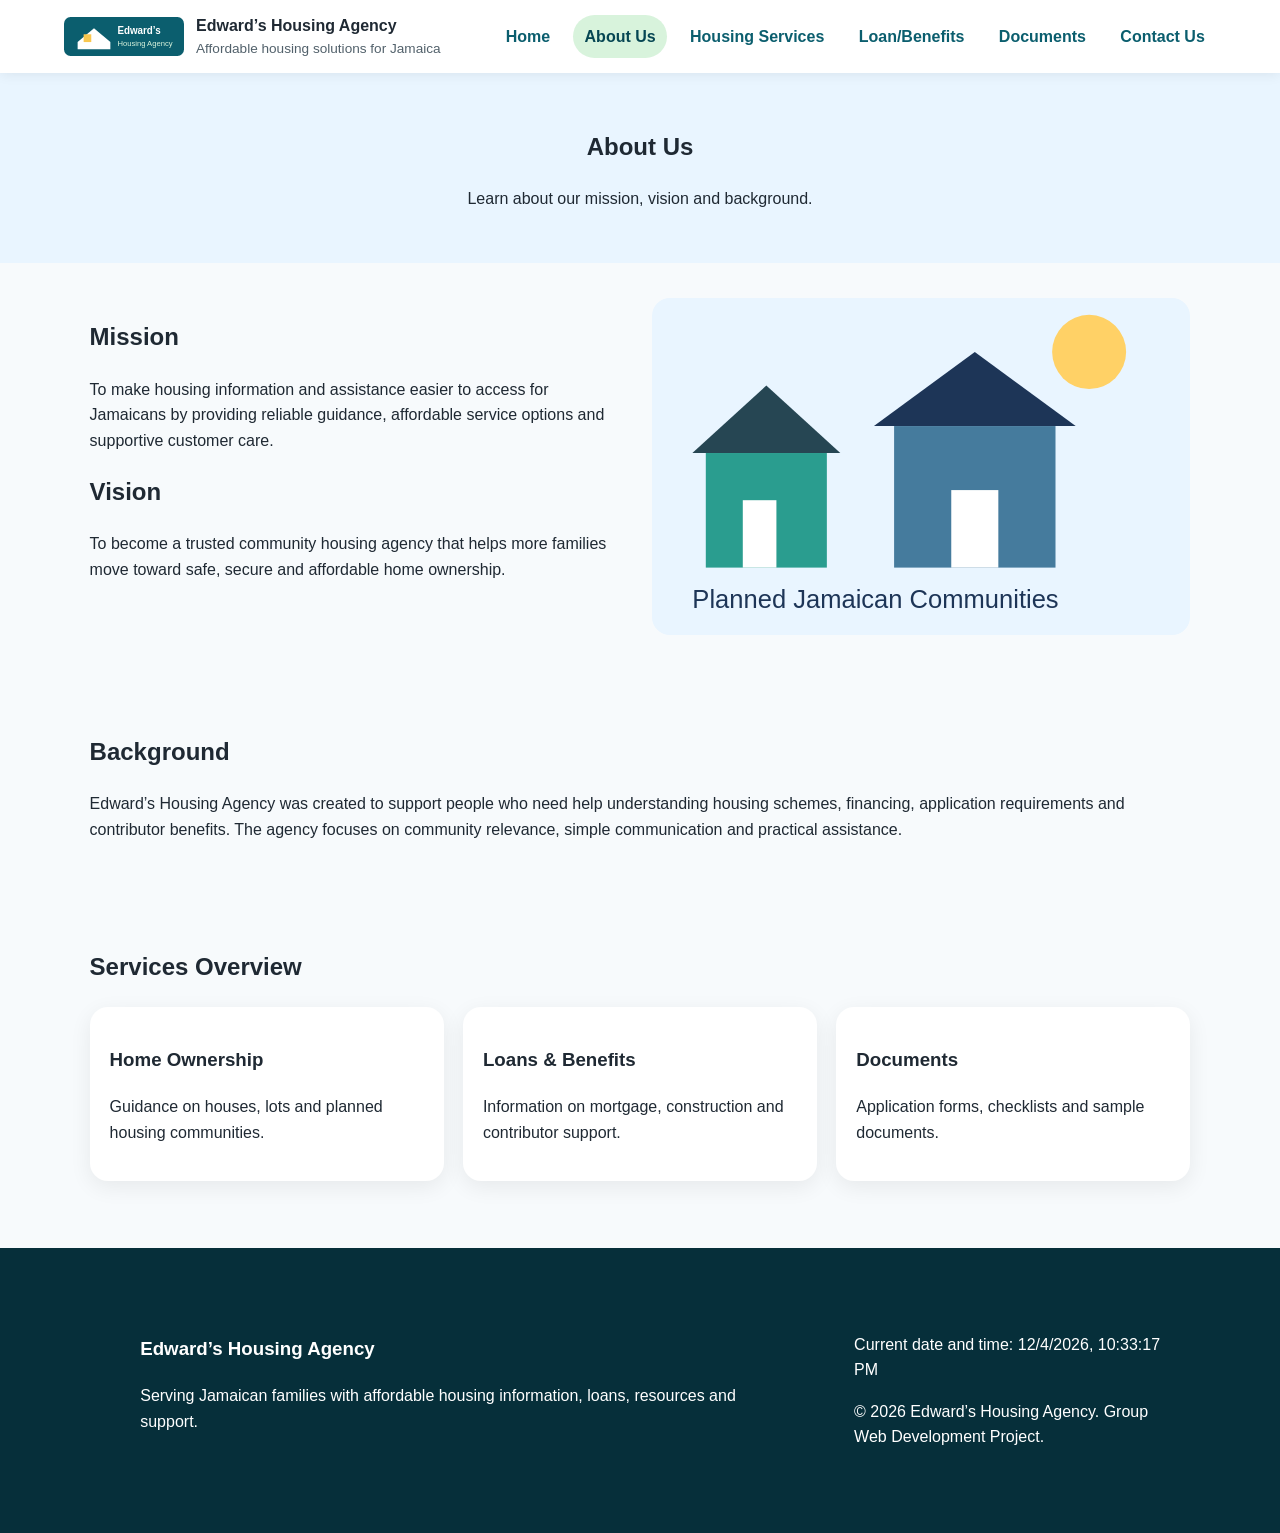
<file: about.html>
<!DOCTYPE html>
<html lang="en">
<head>
    <meta charset="UTF-8">
    <meta name="viewport" content="width=device-width, initial-scale=1.0">
    <title>About Us | Edward’s Housing Agency</title>

    <link rel="stylesheet" href="style.css">
</head>

<body>
    <header class="site-header">
        <div class="brand">
            <img src="logo.svg" alt="Edward’s Housing Agency logo">

            <div>
                <strong>Edward’s Housing Agency</strong>
                <span>Affordable housing solutions for Jamaica</span>
            </div>
        </div>

        <button class="menu-btn" aria-label="Toggle navigation">☰</button>

        <nav class="navbar">
            <a href="index.html">Home</a>
            <a href="about.html">About Us</a>
            <a href="services.html">Housing Services</a>
            <a href="benefits.html">Loan/Benefits</a>
            <a href="documents.html">Documents</a>
            <a href="contact.html">Contact Us</a>
        </nav>
    </header>

    <main>
        <section class="page-title">
            <h1>About Us</h1>
            <p>Learn about our mission, vision and background.</p>
        </section>

        <section class="grid two">
            <article>
                <h2>Mission</h2>

                <p>
                    To make housing information and assistance easier to access
                    for Jamaicans by providing reliable guidance, affordable
                    service options and supportive customer care.
                </p>

                <h2>Vision</h2>

                <p>
                    To become a trusted community housing agency that helps more
                    families move toward safe, secure and affordable home ownership.
                </p>
            </article>

            <aside>
                <img
                    class="rounded"
                    src="community.svg"
                    alt="Illustration of a planned housing community"
                >
            </aside>
        </section>

        <section>
            <h2>Background</h2>

            <p>
                Edward’s Housing Agency was created to support people who need
                help understanding housing schemes, financing, application
                requirements and contributor benefits. The agency focuses on
                community relevance, simple communication and practical assistance.
            </p>
        </section>

        <section>
            <h2>Services Overview</h2>

            <div class="cards">
                <article class="card">
                    <h3>Home Ownership</h3>

                    <p>
                        Guidance on houses, lots and planned housing communities.
                    </p>
                </article>

                <article class="card">
                    <h3>Loans & Benefits</h3>

                    <p>
                        Information on mortgage, construction and contributor support.
                    </p>
                </article>

                <article class="card">
                    <h3>Documents</h3>

                    <p>
                        Application forms, checklists and sample documents.
                    </p>
                </article>
            </div>
        </section>
    </main>

    <footer>
        <section>
            <h3>Edward’s Housing Agency</h3>

            <p>
                Serving Jamaican families with affordable housing information,
                loans, resources and support.
            </p>
        </section>

        <section>
            <p id="dateTime"></p>

            <p>
                &copy; 2026 Edward’s Housing Agency.
                Group Web Development Project.
            </p>
        </section>
    </footer>

    <script src="script.js"></script>
</body>
</html>
</file>
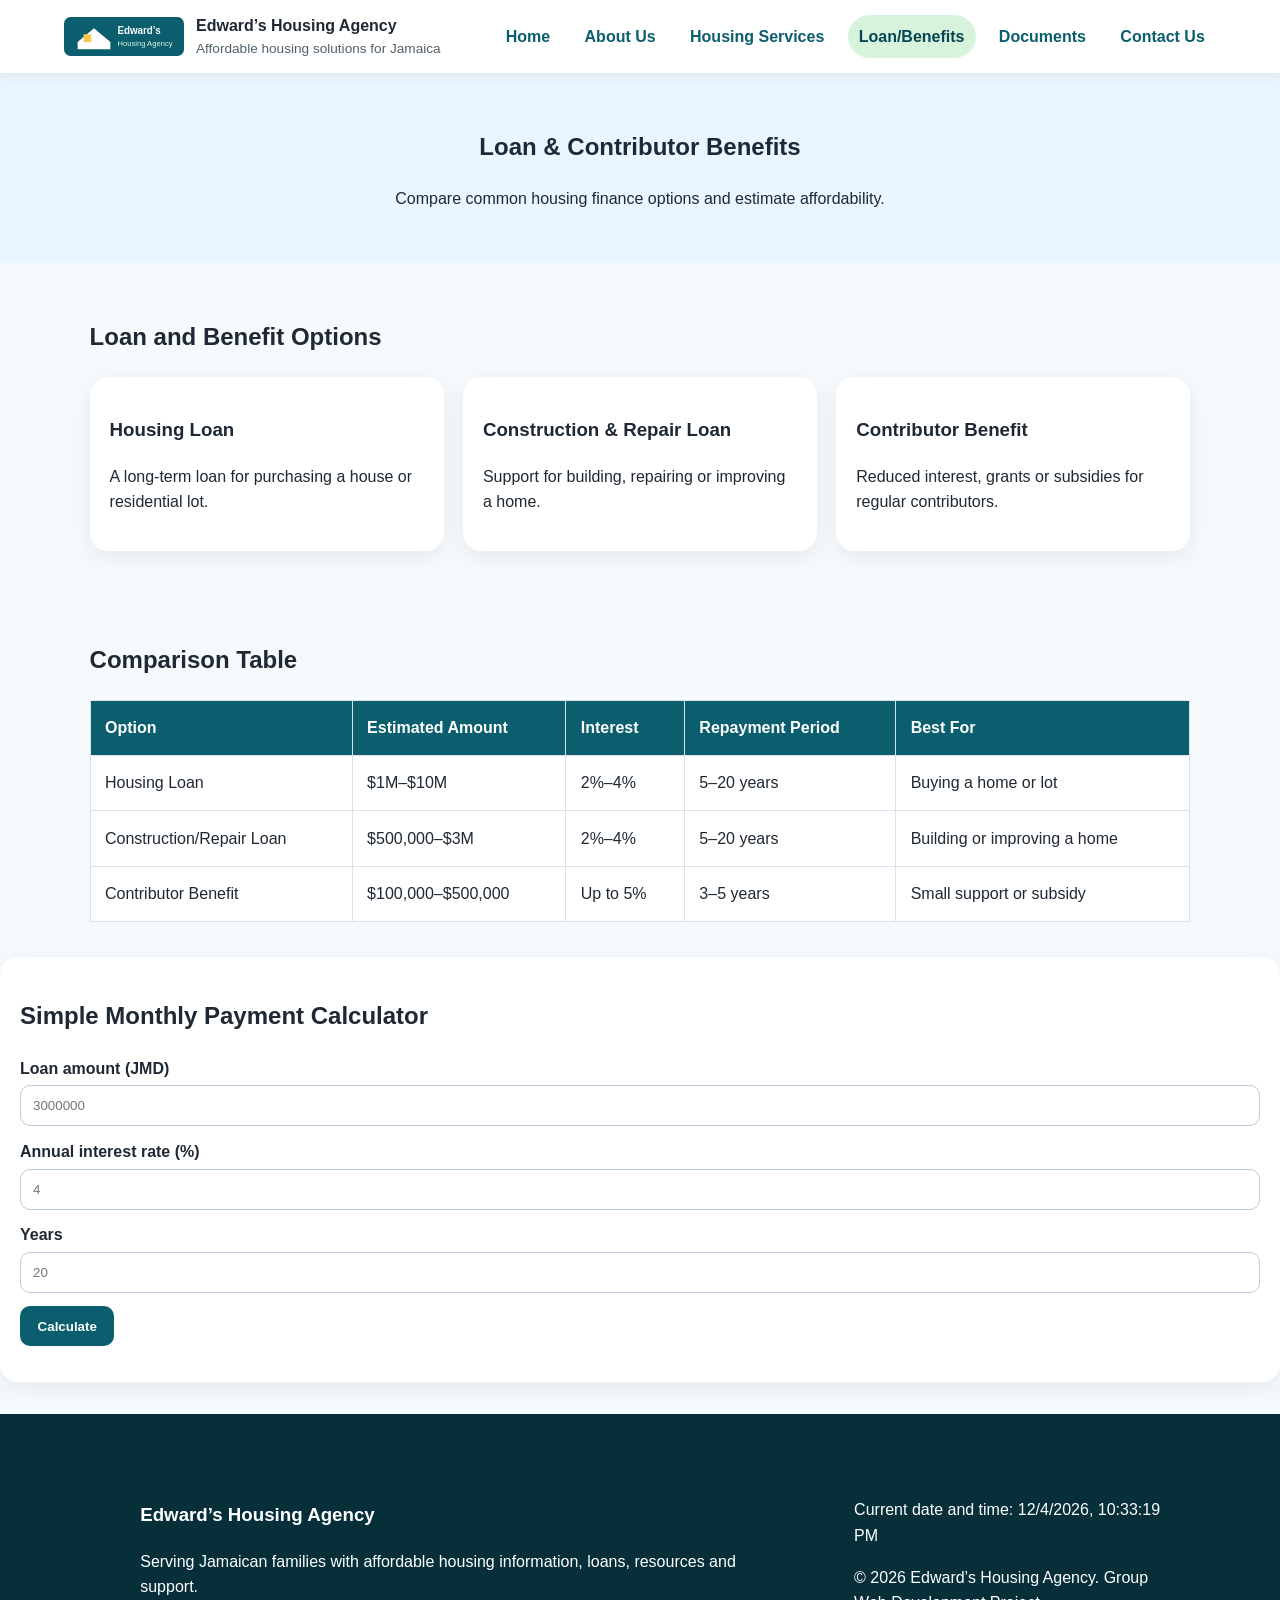
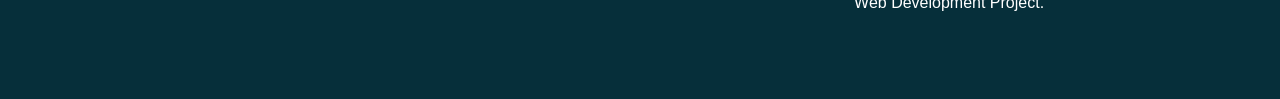
<file: benefits.html>
<!DOCTYPE html>
<html lang="en">
<head>
    <meta charset="UTF-8">
    <meta name="viewport" content="width=device-width, initial-scale=1.0">
    <title>Loan and Benefits | Edward’s Housing Agency</title>

    <link rel="stylesheet" href="style.css">
</head>

<body>
    <header class="site-header">
        <div class="brand">
            <img src="logo.svg" alt="Edward’s Housing Agency logo">

            <div>
                <strong>Edward’s Housing Agency</strong>
                <span>Affordable housing solutions for Jamaica</span>
            </div>
        </div>

        <button class="menu-btn" aria-label="Toggle navigation">☰</button>

        <nav class="navbar">
            <a href="index.html">Home</a>
            <a href="about.html">About Us</a>
            <a href="services.html">Housing Services</a>
            <a href="benefits.html">Loan/Benefits</a>
            <a href="documents.html">Documents</a>
            <a href="contact.html">Contact Us</a>
        </nav>
    </header>

    <main>
        <section class="page-title">
            <h1>Loan & Contributor Benefits</h1>
            <p>Compare common housing finance options and estimate affordability.</p>
        </section>

        <section>
            <h2>Loan and Benefit Options</h2>

            <div class="cards">
                <article class="card">
                    <h3>Housing Loan</h3>
                    <p>A long-term loan for purchasing a house or residential lot.</p>
                </article>

                <article class="card">
                    <h3>Construction & Repair Loan</h3>
                    <p>Support for building, repairing or improving a home.</p>
                </article>

                <article class="card">
                    <h3>Contributor Benefit</h3>
                    <p>Reduced interest, grants or subsidies for regular contributors.</p>
                </article>
            </div>
        </section>

        <section>
            <h2>Comparison Table</h2>

            <div class="table-wrap">
                <table>
                    <thead>
                        <tr>
                            <th>Option</th>
                            <th>Estimated Amount</th>
                            <th>Interest</th>
                            <th>Repayment Period</th>
                            <th>Best For</th>
                        </tr>
                    </thead>

                    <tbody>
                        <tr>
                            <td>Housing Loan</td>
                            <td>$1M–$10M</td>
                            <td>2%–4%</td>
                            <td>5–20 years</td>
                            <td>Buying a home or lot</td>
                        </tr>

                        <tr>
                            <td>Construction/Repair Loan</td>
                            <td>$500,000–$3M</td>
                            <td>2%–4%</td>
                            <td>5–20 years</td>
                            <td>Building or improving a home</td>
                        </tr>

                        <tr>
                            <td>Contributor Benefit</td>
                            <td>$100,000–$500,000</td>
                            <td>Up to 5%</td>
                            <td>3–5 years</td>
                            <td>Small support or subsidy</td>
                        </tr>
                    </tbody>
                </table>
            </div>
        </section>

        <section id="calculator" class="card">
            <h2>Simple Monthly Payment Calculator</h2>

            <label>
                Loan amount (JMD)
                <input type="number" id="loanAmount" placeholder="3000000">
            </label>

            <label>
                Annual interest rate (%)
                <input type="number" id="interestRate" placeholder="4">
            </label>

            <label>
                Years
                <input type="number" id="loanYears" placeholder="20">
            </label>

            <button class="btn" id="calcLoan">Calculate</button>

            <p id="calcResult"></p>
        </section>
    </main>

    <footer>
        <section>
            <h3>Edward’s Housing Agency</h3>

            <p>
                Serving Jamaican families with affordable housing information, loans,
                resources and support.
            </p>
        </section>

        <section>
            <p id="dateTime"></p>

            <p>
                &copy; 2026 Edward’s Housing Agency. Group Web Development Project.
            </p>
        </section>
    </footer>

    <script src="script.js"></script>
</body>
</html>
</file>
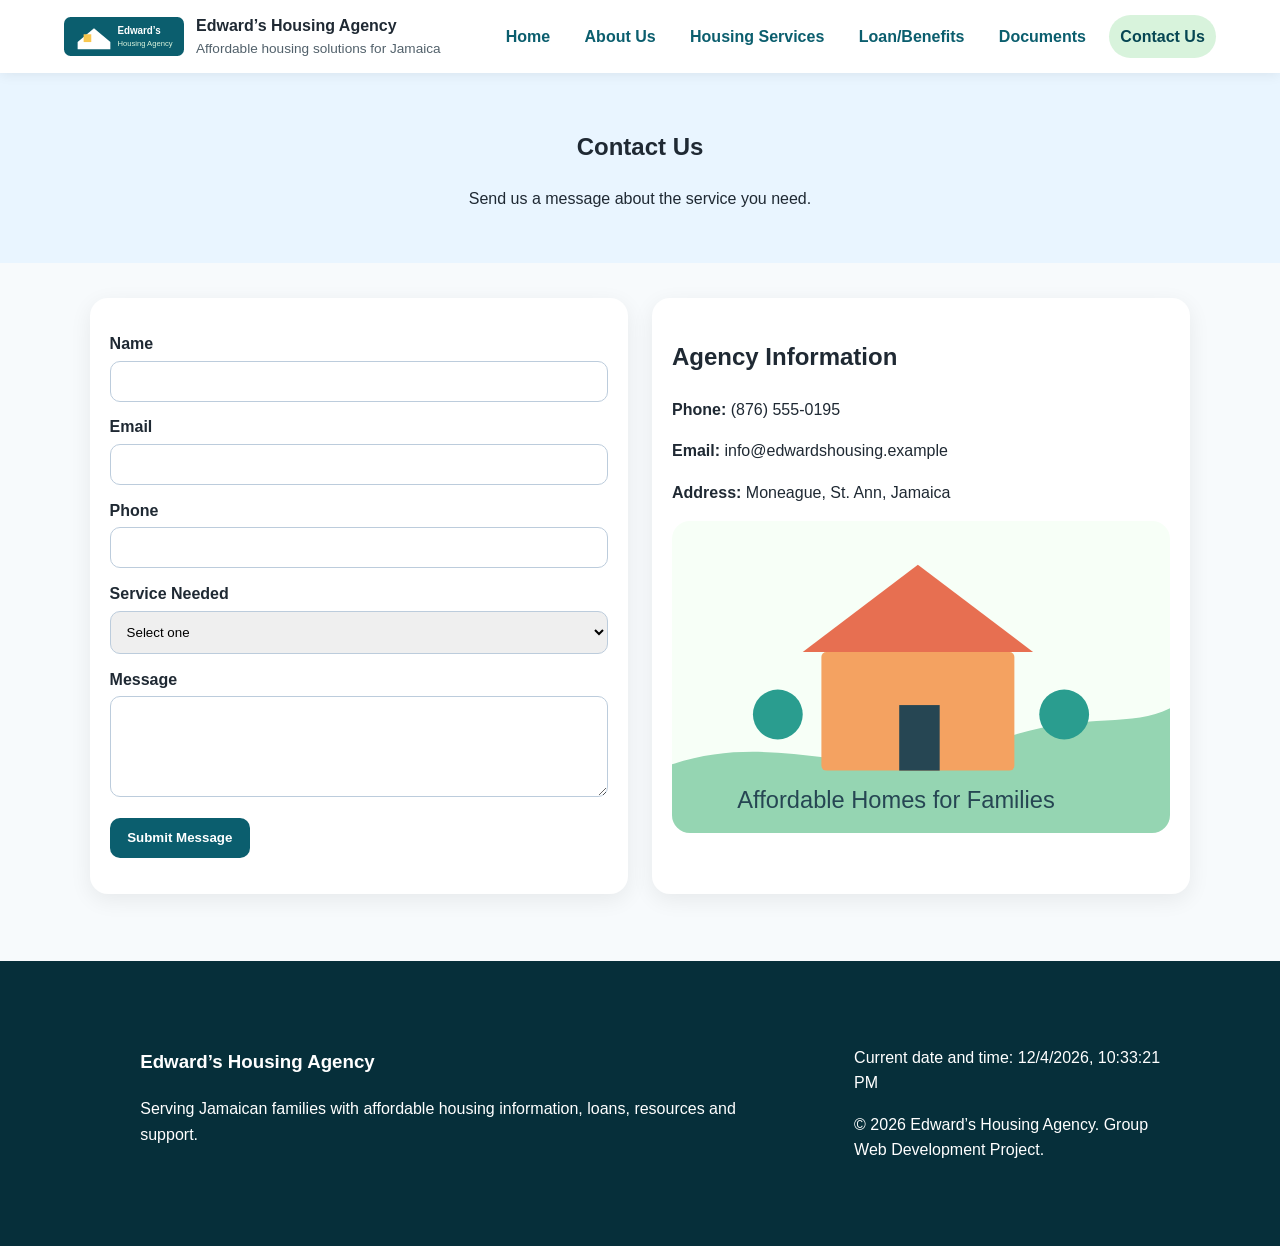
<file: contact.html>
<!DOCTYPE html>
<html lang="en">
<head>
    <meta charset="UTF-8">
    <meta name="viewport" content="width=device-width, initial-scale=1.0">
    <title>Contact Us | Edward’s Housing Agency</title>

    <link rel="stylesheet" href="style.css">
</head>

<body>
    <header class="site-header">
        <div class="brand">
            <img src="logo.svg" alt="Edward’s Housing Agency logo">

            <div>
                <strong>Edward’s Housing Agency</strong>
                <span>Affordable housing solutions for Jamaica</span>
            </div>
        </div>

        <button class="menu-btn" aria-label="Toggle navigation">☰</button>

        <nav class="navbar">
            <a href="index.html">Home</a>
            <a href="about.html">About Us</a>
            <a href="services.html">Housing Services</a>
            <a href="benefits.html">Loan/Benefits</a>
            <a href="documents.html">Documents</a>
            <a href="contact.html">Contact Us</a>
        </nav>
    </header>

    <main>
        <section class="page-title">
            <h1>Contact Us</h1>
            <p>Send us a message about the service you need.</p>
        </section>

        <section class="grid two">
            <form id="contactForm" class="card" novalidate>
                <label>
                    Name
                    <input type="text" id="name" name="name">
                </label>

                <label>
                    Email
                    <input type="email" id="email" name="email">
                </label>

                <label>
                    Phone
                    <input type="tel" id="phone" name="phone">
                </label>

                <label>
                    Service Needed

                    <select id="service" name="service">
                        <option value="">Select one</option>
                        <option>Home Ownership</option>
                        <option>Housing Loan</option>
                        <option>Construction/Repair Loan</option>
                        <option>Documents/Resources</option>
                    </select>
                </label>

                <label>
                    Message

                    <textarea
                        id="message"
                        name="message"
                        rows="5">
                    </textarea>
                </label>

                <button class="btn" type="submit">
                    Submit Message
                </button>

                <p id="formMessage"></p>
            </form>

            <aside class="card">
                <h2>Agency Information</h2>

                <p>
                    <strong>Phone:</strong> (876) 555-0195
                </p>

                <p>
                    <strong>Email:</strong> info@edwardshousing.example
                </p>

                <p>
                    <strong>Address:</strong> Moneague, St. Ann, Jamaica
                </p>

                <img
                    class="rounded"
                    src="family-home.svg"
                    alt="Family home illustration"
                >
            </aside>
        </section>
    </main>

    <footer>
        <section>
            <h3>Edward’s Housing Agency</h3>

            <p>
                Serving Jamaican families with affordable housing information,
                loans, resources and support.
            </p>
        </section>

        <section>
            <p id="dateTime"></p>

            <p>
                &copy; 2026 Edward’s Housing Agency.
                Group Web Development Project.
            </p>
        </section>
    </footer>

    <script src="script.js"></script>
</body>
</html>
</file>
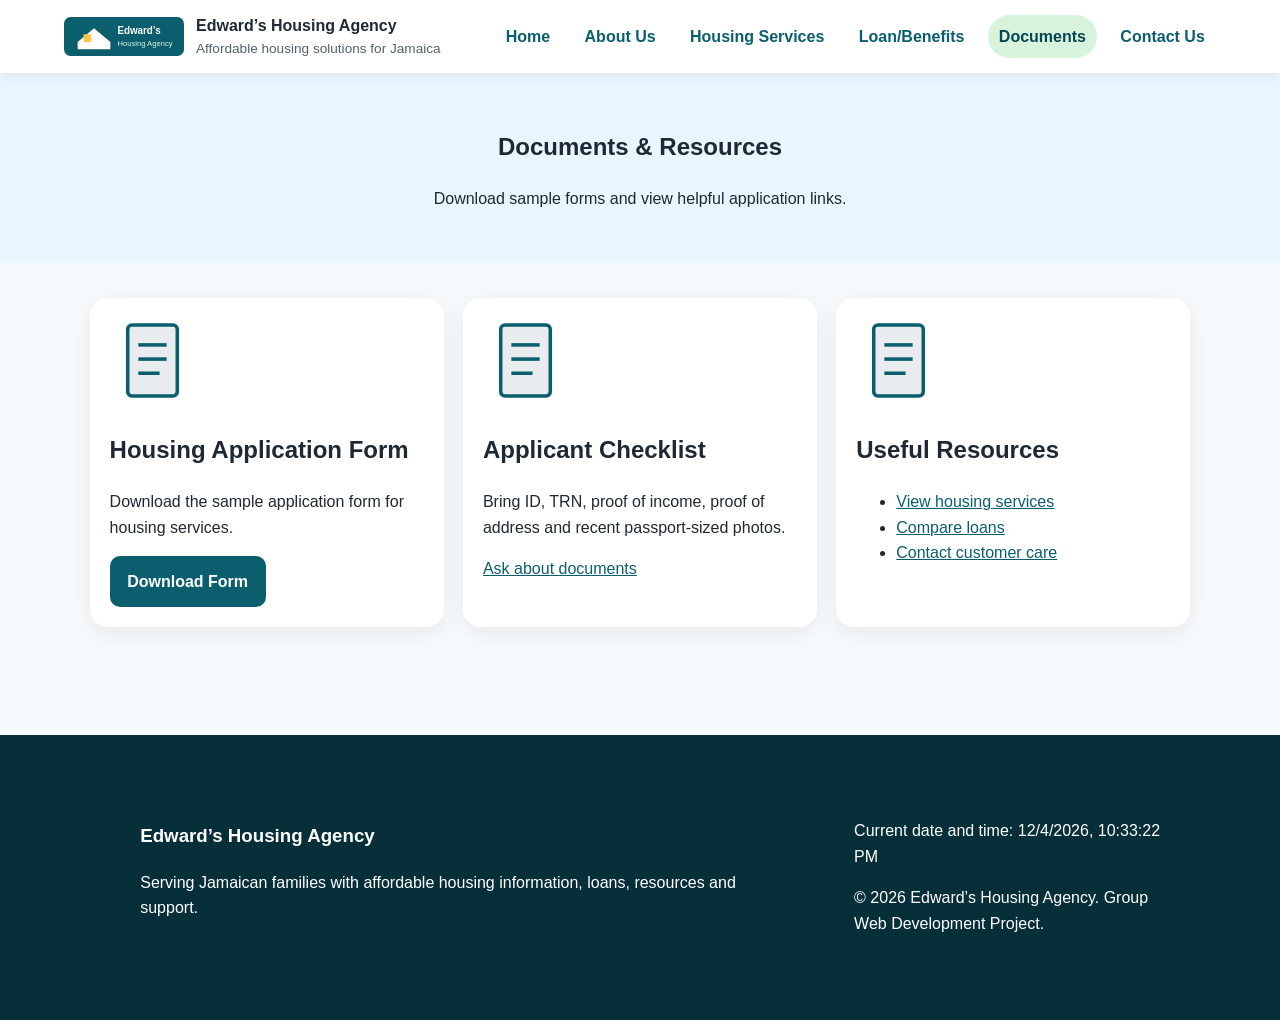
<file: documents.html>
<!DOCTYPE html>
<html lang="en">
<head>
    <meta charset="UTF-8">
    <meta name="viewport" content="width=device-width, initial-scale=1.0">
    <title>Documents and Resources | Edward’s Housing Agency</title>
    <link rel="stylesheet" href="style.css">
</head>

<body>
    <header class="site-header">
        <div class="brand">
            <img src="logo.svg" alt="Edward’s Housing Agency logo">

            <div>
                <strong>Edward’s Housing Agency</strong>
                <span>Affordable housing solutions for Jamaica</span>
            </div>
        </div>

        <button class="menu-btn" aria-label="Toggle navigation">☰</button>

        <nav class="navbar">
            <a href="index.html">Home</a>
            <a href="about.html">About Us</a>
            <a href="services.html">Housing Services</a>
            <a href="benefits.html">Loan/Benefits</a>
            <a href="documents.html">Documents</a>
            <a href="contact.html">Contact Us</a>
        </nav>
    </header>

    <main>
        <section class="page-title">
            <h1>Documents & Resources</h1>
            <p>Download sample forms and view helpful application links.</p>
        </section>

        <section class="cards">
            <article class="card">
                <img class="icon" src="form-icon.svg" alt="Form icon">

                <h2>Housing Application Form</h2>

                <p>
                    Download the sample application form for housing services.
                </p>

                <a class="btn" href="housing-application.docx" download>
                    Download Form
                </a>
            </article>

            <article class="card">
                <img class="icon" src="form-icon.svg" alt="Checklist icon">

                <h2>Applicant Checklist</h2>

                <p>
                    Bring ID, TRN, proof of income, proof of address and
                    recent passport-sized photos.
                </p>

                <a href="contact.html">Ask about documents</a>
            </article>

            <article class="card">
                <img class="icon" src="form-icon.svg" alt="Resource icon">

                <h2>Useful Resources</h2>

                <ul>
                    <li>
                        <a href="services.html">View housing services</a>
                    </li>
                    <li>
                        <a href="benefits.html">Compare loans</a>
                    </li>
                    <li>
                        <a href="contact.html">Contact customer care</a>
                    </li>
                </ul>
            </article>
        </section>
    </main>

    <footer>
        <section>
            <h3>Edward’s Housing Agency</h3>

            <p>
                Serving Jamaican families with affordable housing information,
                loans, resources and support.
            </p>
        </section>

        <section>
            <p id="dateTime"></p>

            <p>
                &copy; 2026 Edward’s Housing Agency. Group Web Development Project.
            </p>
        </section>
    </footer>

    <script src="script.js"></script>
</body>
</html>
</file>
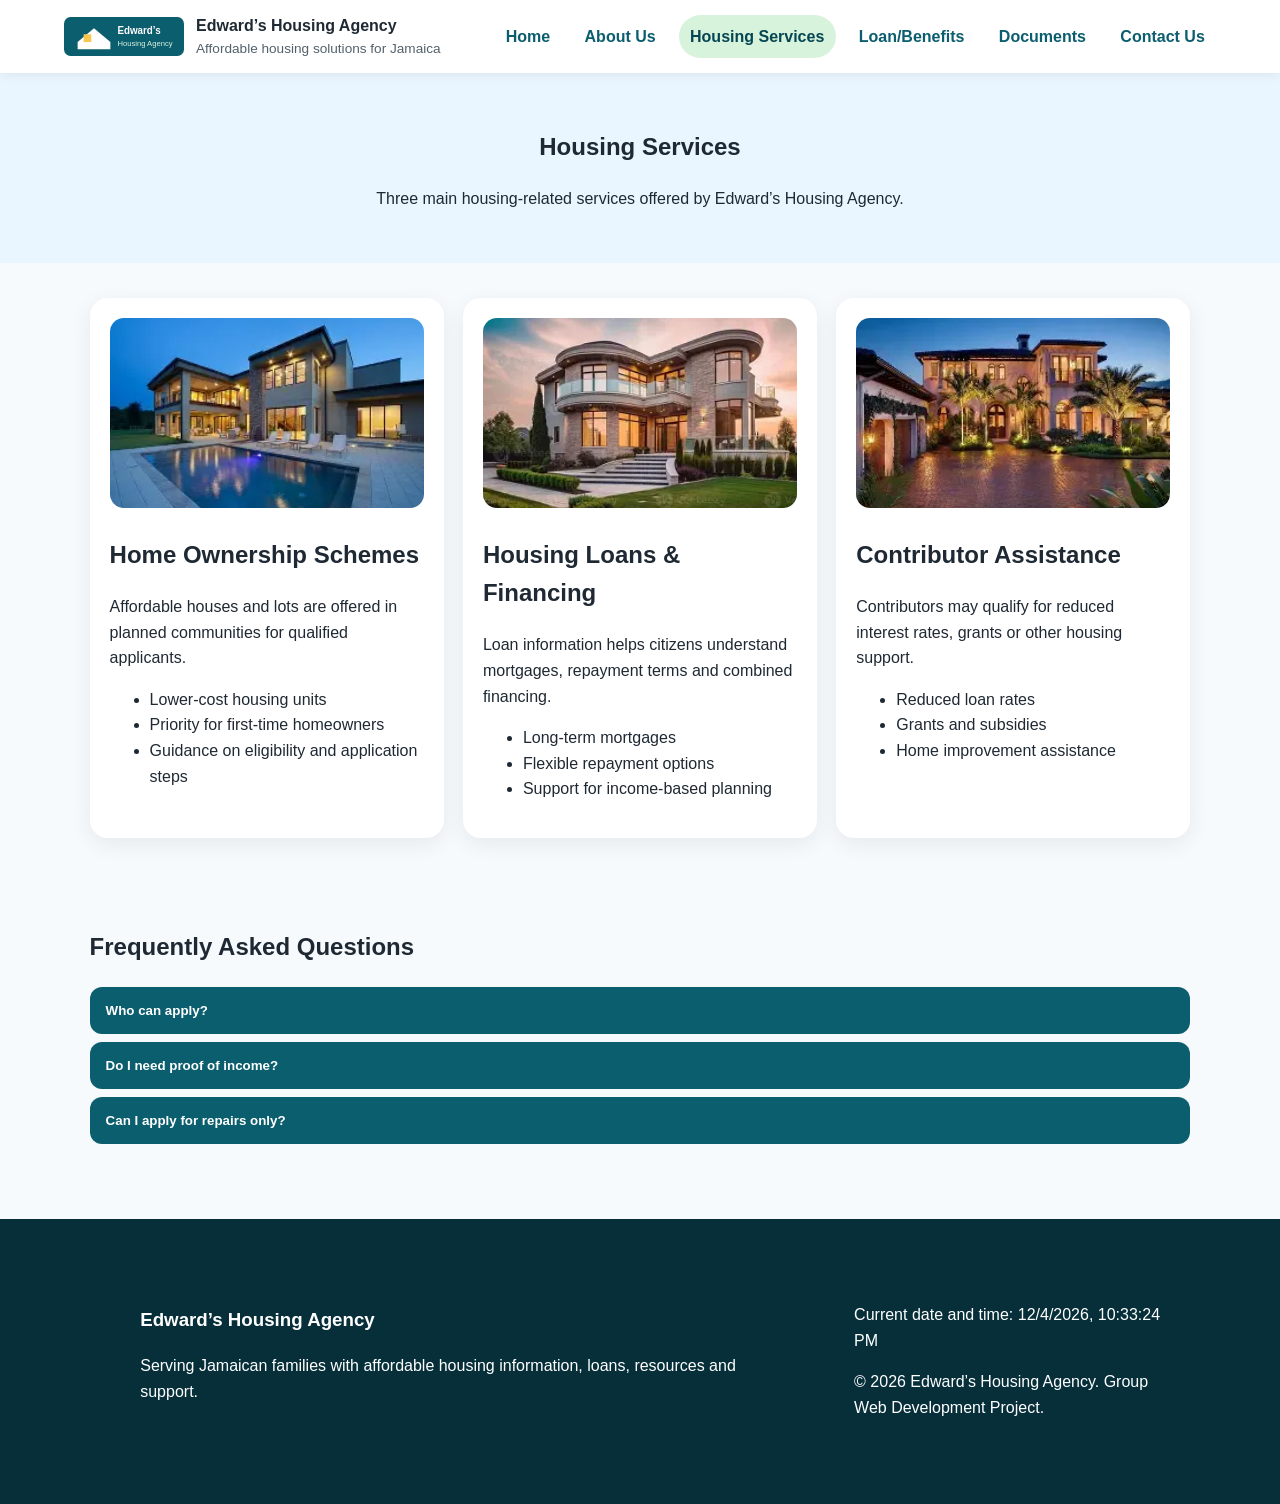
<file: services.html>
<!DOCTYPE html>
<html lang="en">
<head>
    <meta charset="UTF-8">
    <meta name="viewport" content="width=device-width, initial-scale=1.0">
    <title>Housing Services | Edward’s Housing Agency</title>

    <link rel="stylesheet" href="style.css">
</head>

<body>
    <header class="site-header">
        <div class="brand">
            <img src="logo.svg" alt="Edward’s Housing Agency logo">

            <div>
                <strong>Edward’s Housing Agency</strong>
                <span>Affordable housing solutions for Jamaica</span>
            </div>
        </div>

        <button class="menu-btn" aria-label="Toggle navigation">☰</button>

        <nav class="navbar">
            <a href="index.html">Home</a>
            <a href="about.html">About Us</a>
            <a href="services.html">Housing Services</a>
            <a href="benefits.html">Loan/Benefits</a>
            <a href="documents.html">Documents</a>
            <a href="contact.html">Contact Us</a>
        </nav>
    </header>

    <main>
        <section class="page-title">
            <h1>Housing Services</h1>
            <p>
                Three main housing-related services offered by Edward’s Housing Agency.
            </p>
        </section>

        <section class="cards service-list">
            <article class="card">
                <img src="house1.webp" alt="Affordable housing units">

                <h2>Home Ownership Schemes</h2>

                <p>
                    Affordable houses and lots are offered in planned communities
                    for qualified applicants.
                </p>

                <ul>
                    <li>Lower-cost housing units</li>
                    <li>Priority for first-time homeowners</li>
                    <li>Guidance on eligibility and application steps</li>
                </ul>
            </article>

            <article class="card">
                <img src="house2.webp" alt="Housing finance support">

                <h2>Housing Loans & Financing</h2>

                <p>
                    Loan information helps citizens understand mortgages, repayment
                    terms and combined financing.
                </p>

                <ul>
                    <li>Long-term mortgages</li>
                    <li>Flexible repayment options</li>
                    <li>Support for income-based planning</li>
                </ul>
            </article>

            <article class="card">
                <img src="house3.webp" alt="Contributor benefits">

                <h2>Contributor Assistance</h2>

                <p>
                    Contributors may qualify for reduced interest rates, grants or
                    other housing support.
                </p>

                <ul>
                    <li>Reduced loan rates</li>
                    <li>Grants and subsidies</li>
                    <li>Home improvement assistance</li>
                </ul>
            </article>
        </section>

        <section>
            <h2>Frequently Asked Questions</h2>

            <div class="faq">
                <button>Who can apply?</button>
                <p>
                    Citizens or eligible residents who meet income, contribution
                    and document requirements may apply.
                </p>

                <button>Do I need proof of income?</button>
                <p>
                    Yes. Applicants should provide pay slips, job letters or other
                    income evidence.
                </p>

                <button>Can I apply for repairs only?</button>
                <p>
                    Yes. Construction and repair support may be available depending
                    on need and eligibility.
                </p>
            </div>
        </section>
    </main>

    <footer>
        <section>
            <h3>Edward’s Housing Agency</h3>

            <p>
                Serving Jamaican families with affordable housing information, loans,
                resources and support.
            </p>
        </section>

        <section>
            <p id="dateTime"></p>

            <p>
                &copy; 2026 Edward’s Housing Agency. Group Web Development Project.
            </p>
        </section>
    </footer>

    <script src="script.js"></script>
</body>
</html>
</file>
<file: style.css>
* {
    box-sizing: border-box;
}

body {
    margin: 0;
    font-family: Arial, Helvetica, sans-serif;
    line-height: 1.6;
    color: #1f2933;
    background: #f7fafc;
}

a {
    color: #0b5e6e;
}

img {
    max-width: 100%;
    height: auto;
}

.site-header {
    position: sticky;
    top: 0;
    z-index: 10;
    background: #fff;
    display: flex;
    align-items: center;
    justify-content: space-between;
    gap: 1rem;
    padding: .8rem 5%;
    box-shadow: 0 2px 12px #0001;
}

.brand {
    display: flex;
    align-items: center;
    gap: .75rem;
}

.brand img {
    width: 120px;
}

.brand span {
    display: block;
    font-size: .85rem;
    color: #52616b;
}

.navbar {
    display: flex;
    gap: .75rem;
    flex-wrap: wrap;
}

.navbar a {
    text-decoration: none;
    font-weight: 700;
    padding: .55rem .7rem;
    border-radius: 999px;
}

.navbar a:hover,
.navbar a.active {
    background: #d8f3dc;
    color: #064653;
}

.menu-btn {
    display: none;
    background: #0b5e6e;
    color: #fff;
    border: 0;
    border-radius: 8px;
    padding: .6rem;
}

main {
    min-height: 70vh;
}

.hero {
    min-height: 430px;
    display: flex;
    align-items: center;
    padding: 5rem 8%;
    background: linear-gradient(90deg, #062f3acc, #0b5e6e99),
        url('../images/family-home.svg') center/cover;
    color: #fff;
}

.hero h1 {
    font-size: clamp(2rem, 5vw, 4rem);
    max-width: 760px;
}

.hero p {
    max-width: 650px;
    font-size: 1.2rem;
}

.btn {
    display: inline-block;
    background: #0b5e6e;
    color: #fff;
    text-decoration: none;
    border: 0;
    border-radius: 10px;
    padding: .8rem 1.1rem;
    font-weight: 700;
    cursor: pointer;
}

section {
    padding: 2.2rem 7%;
}

.page-title {
    background: #e9f5ff;
    text-align: center;
}

.grid {
    display: grid;
    gap: 1.5rem;
}

.two {
    grid-template-columns: repeat(2, minmax(0, 1fr));
}

.cards {
    display: grid;
    grid-template-columns: repeat(3, minmax(0, 1fr));
    gap: 1.2rem;
}

.card {
    background: #fff;
    border-radius: 18px;
    padding: 1.25rem;
    box-shadow: 0 6px 22px #00000012;
}

.service-list img {
    height: 190px;
    width: 100%;
    object-fit: cover;
    border-radius: 14px;
}

.rounded {
    border-radius: 18px;
}

.icon {
    width: 85px;
}

.slider {
    display: flex;
    align-items: center;
    justify-content: center;
    gap: 1rem;
}

.slider img {
    width: min(720px, 80vw);
    height: 340px;
    object-fit: cover;
    border-radius: 18px;
    box-shadow: 0 8px 25px #0002;
}

.slider button {
    font-size: 2rem;
    border: 0;
    border-radius: 50%;
    width: 48px;
    height: 48px;
    background: #0b5e6e;
    color: #fff;
    cursor: pointer;
}

.media-box {
    background: #fff;
}

.faq button {
    display: block;
    width: 100%;
    text-align: left;
    margin: .5rem 0;
    padding: 1rem;
    border: 0;
    border-radius: 12px;
    background: #0b5e6e;
    color: #fff;
    font-weight: 700;
    cursor: pointer;
}

.faq p {
    display: none;
    background: #fff;
    padding: 1rem;
    border-left: 4px solid #0b5e6e;
    margin: 0 0 .75rem;
}

.faq p.show {
    display: block;
}

.table-wrap {
    overflow-x: auto;
}

table {
    width: 100%;
    border-collapse: collapse;
    background: #fff;
}

th,
td {
    padding: .9rem;
    border: 1px solid #d9e2ec;
    text-align: left;
}

th {
    background: #0b5e6e;
    color: #fff;
}

label {
    display: block;
    margin: .8rem 0;
    font-weight: 700;
}

input,
select,
textarea {
    width: 100%;
    padding: .75rem;
    border: 1px solid #bcccdc;
    border-radius: 10px;
    margin-top: .25rem;
}

#formMessage,
#calcResult {
    font-weight: 700;
}

footer {
    background: #062f3a;
    color: #fff;
    display: grid;
    grid-template-columns: 2fr 1fr;
    gap: 1rem;
    padding: 2rem 7%;
    margin-top: 2rem;
}

@media (max-width: 820px) {
    .menu-btn {
        display: block;
    }

    .navbar {
        display: none;
        position: absolute;
        left: 0;
        right: 0;
        top: 74px;
        background: #fff;
        padding: 1rem 7%;
        flex-direction: column;
    }

    .navbar.open {
        display: flex;
    }

    .two,
    .cards,
    footer {
        grid-template-columns: 1fr;
    }

    .hero {
        padding: 3rem 7%;
    }

    .slider img {
        height: 240px;
    }
}
</file>
